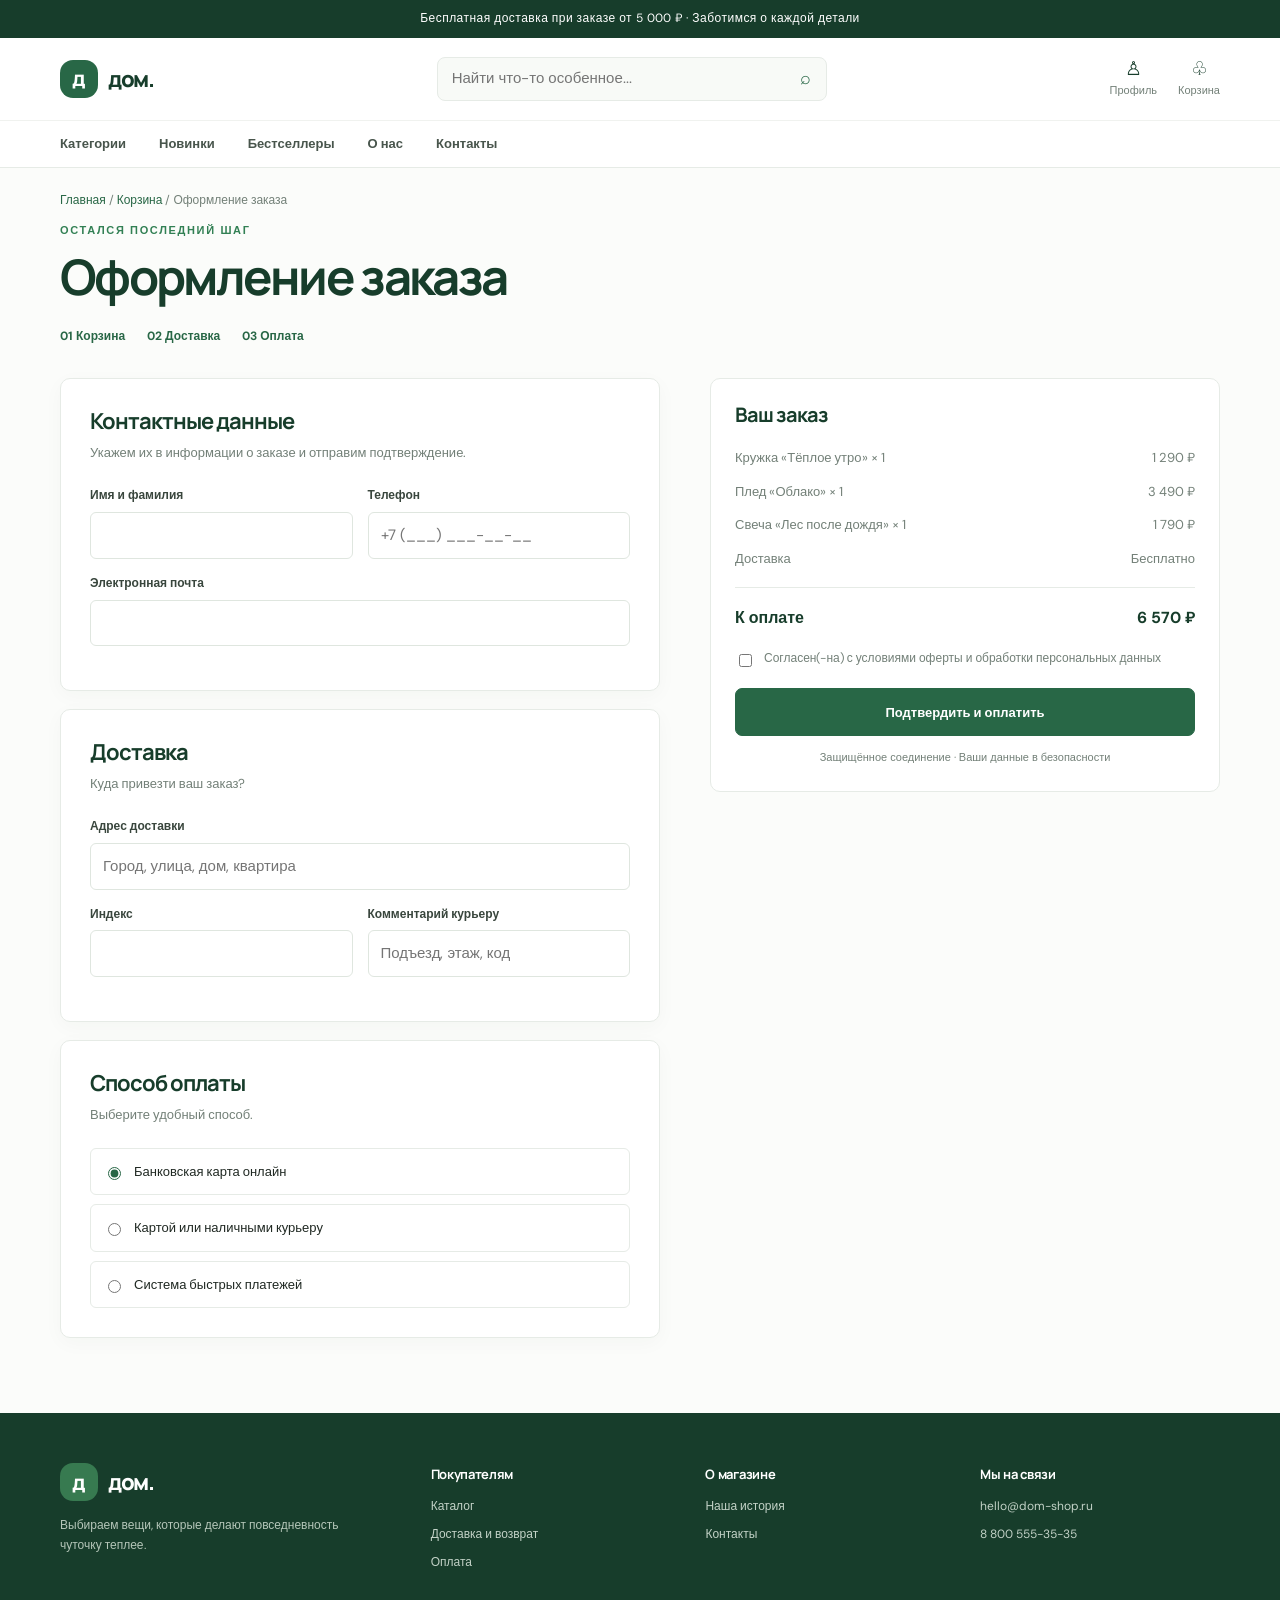
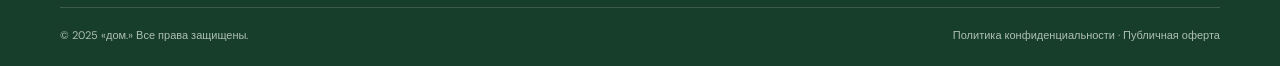
<file: checkout.html>
<!doctype html>
<html lang="ru">
<head><meta charset="utf-8"><meta name="viewport" content="width=device-width, initial-scale=1"><meta name="description" content="Оформление и оплата заказа в магазине дом."><title>Оформление и оплата — дом.</title><link rel="stylesheet" href="styles.css"></head>
<body>
  <div class="announcement">Бесплатная доставка при заказе от 5 000 ₽ · Заботимся о каждой детали</div>
  <header class="site-header"><div class="container header-main"><a class="brand" href="index.html"><span class="brand-mark">д</span>дом.</a><form class="header-search" action="search.html" method="get"><input type="search" name="q" placeholder="Найти что-то особенное..." aria-label="Поиск по магазину"><button type="submit" aria-label="Искать">⌕</button></form><div class="header-actions"><a class="header-action" href="profile.html"><span>♙</span><span>Профиль</span></a><a class="header-action" href="cart.html"><span>♧</span><span>Корзина</span></a></div></div><nav class="main-nav"><div class="container nav-inner"><a href="categories.html">Категории</a><a href="categories.html#new">Новинки</a><a href="categories.html#popular">Бестселлеры</a><a href="about.html">О нас</a><a href="contacts.html">Контакты</a></div></nav></header>
  <main class="container">
    <div class="breadcrumb"><a href="index.html">Главная</a> / <a href="cart.html">Корзина</a> / Оформление заказа</div>
    <section class="page-heading"><p class="eyebrow">Остался последний шаг</p><h1>Оформление заказа</h1><div class="checkout-steps"><span class="active">01 Корзина</span><span class="active">02 Доставка</span><span class="active">03 Оплата</span></div></section>
    <form class="checkout-layout" action="checkout.html" method="post">
      <div>
        <section class="form-card"><h2>Контактные данные</h2><p class="form-intro">Укажем их в информации о заказе и отправим подтверждение.</p><div class="field-grid"><div class="field"><label for="checkout-name">Имя и фамилия</label><input id="checkout-name" name="name" autocomplete="name" required></div><div class="field"><label for="checkout-phone">Телефон</label><input id="checkout-phone" type="tel" name="phone" autocomplete="tel" placeholder="+7 (___) ___-__-__" required></div></div><div class="field"><label for="checkout-email">Электронная почта</label><input id="checkout-email" type="email" name="email" autocomplete="email" required></div></section>
        <section class="form-card" style="margin-top:18px"><h2>Доставка</h2><p class="form-intro">Куда привезти ваш заказ?</p><div class="field"><label for="checkout-address">Адрес доставки</label><input id="checkout-address" name="address" autocomplete="street-address" placeholder="Город, улица, дом, квартира" required></div><div class="field-grid"><div class="field"><label for="checkout-postcode">Индекс</label><input id="checkout-postcode" name="postal_code" autocomplete="postal-code"></div><div class="field"><label for="checkout-comment">Комментарий курьеру</label><input id="checkout-comment" name="comment" placeholder="Подъезд, этаж, код"></div></div></section>
        <section class="form-card" style="margin-top:18px"><h2>Способ оплаты</h2><p class="form-intro">Выберите удобный способ.</p><label class="payment-option"><input type="radio" name="payment_method" value="card" checked> Банковская карта онлайн</label><label class="payment-option"><input type="radio" name="payment_method" value="cash"> Картой или наличными курьеру</label><label class="payment-option"><input type="radio" name="payment_method" value="sbp"> Система быстрых платежей</label></section>
      </div>
      <aside class="summary"><h2>Ваш заказ</h2><div class="summary-row"><span>Кружка «Тёплое утро» × 1</span><span>1 290 ₽</span></div><div class="summary-row"><span>Плед «Облако» × 1</span><span>3 490 ₽</span></div><div class="summary-row"><span>Свеча «Лес после дождя» × 1</span><span>1 790 ₽</span></div><div class="summary-row"><span>Доставка</span><span>Бесплатно</span></div><div class="summary-row summary-total"><span>К оплате</span><span>6 570 ₽</span></div><label class="checkbox-line"><input type="checkbox" name="terms" required><span>Согласен(-на) с условиями оферты и обработки персональных данных</span></label><button class="button" type="submit" style="margin-top:18px">Подтвердить и оплатить</button><p class="summary-note">Защищённое соединение · Ваши данные в безопасности</p></aside>
    </form>
  </main>
  <footer class="footer"><div class="container"><div class="footer-grid"><div><a class="brand" href="index.html"><span class="brand-mark">д</span>дом.</a><p>Выбираем вещи, которые делают повседневность чуточку теплее.</p></div><div><h3>Покупателям</h3><div class="footer-links"><a href="categories.html">Каталог</a><a href="contacts.html">Доставка и возврат</a><a href="contacts.html">Оплата</a></div></div><div><h3>О магазине</h3><div class="footer-links"><a href="about.html">Наша история</a><a href="contacts.html">Контакты</a></div></div><div><h3>Мы на связи</h3><div class="footer-links"><a href="mailto:hello@dom-shop.ru">hello@dom-shop.ru</a><a href="tel:+78005553535">8 800 555-35-35</a></div></div></div><div class="footer-bottom"><span>© 2025 «дом.» Все права защищены.</span><span>Политика конфиденциальности · Публичная оферта</span></div></div></footer>
</body>
</html>
</file>
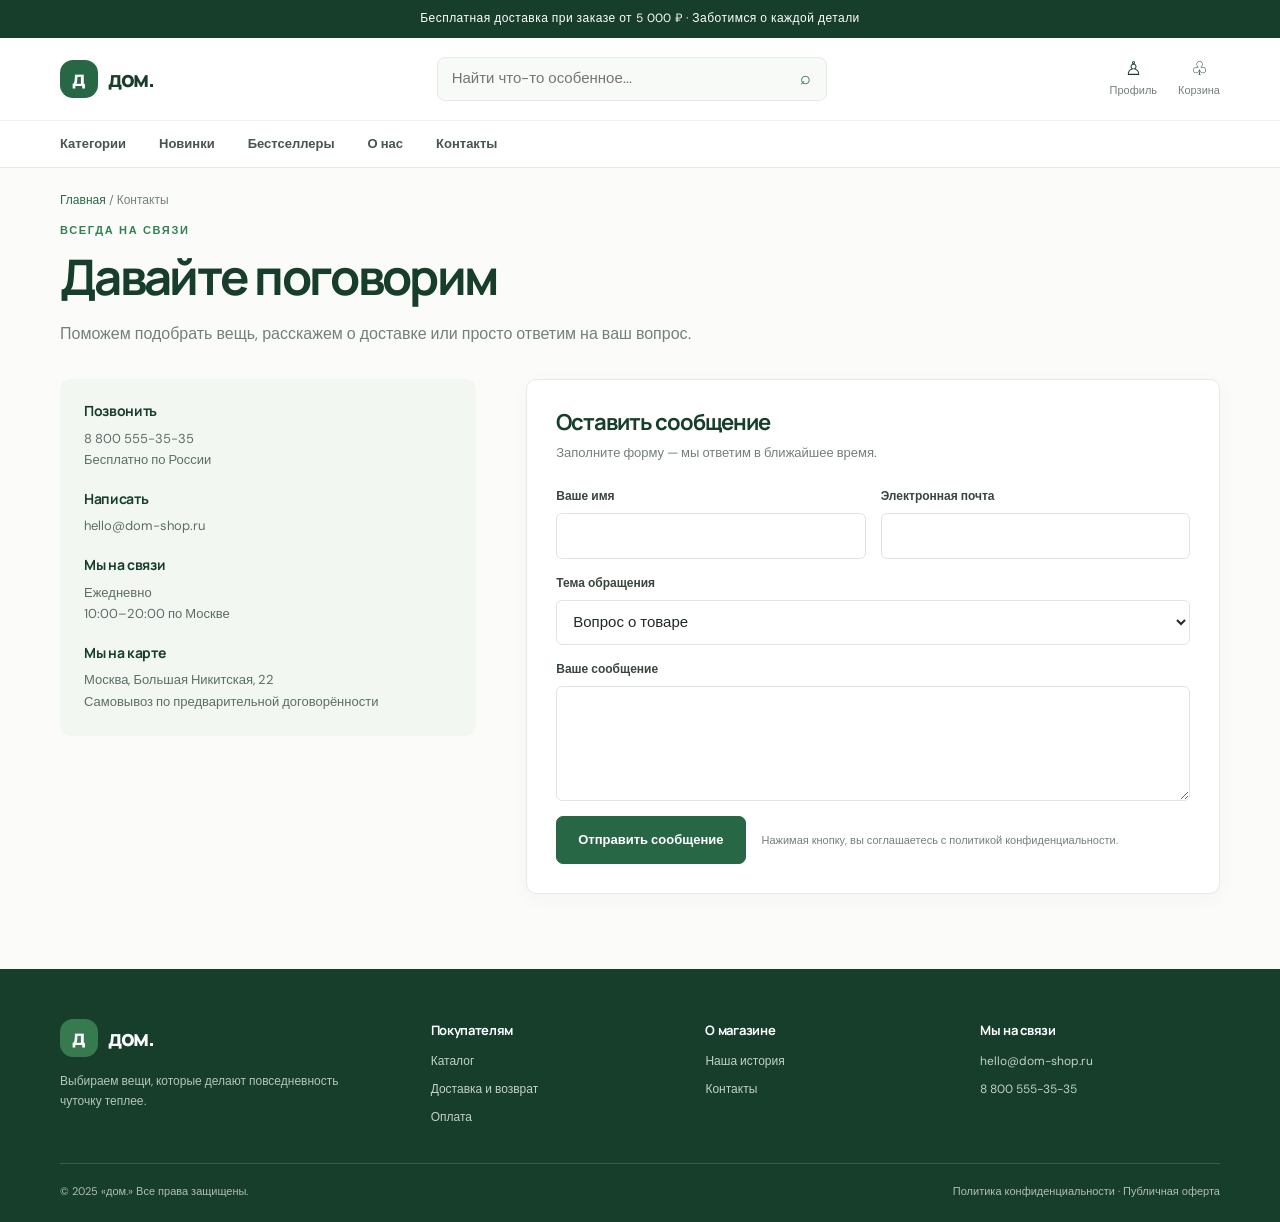
<file: contacts.html>
<!doctype html>
<html lang="ru">
<head><meta charset="utf-8"><meta name="viewport" content="width=device-width, initial-scale=1"><meta name="description" content="Свяжитесь с командой магазина дом."><title>Контакты — дом.</title><link rel="stylesheet" href="styles.css"></head>
<body>
  <div class="announcement">Бесплатная доставка при заказе от 5 000 ₽ · Заботимся о каждой детали</div>
  <header class="site-header"><div class="container header-main"><a class="brand" href="index.html"><span class="brand-mark">д</span>дом.</a><form class="header-search" action="search.html" method="get"><input type="search" name="q" placeholder="Найти что-то особенное..." aria-label="Поиск по магазину"><button type="submit" aria-label="Искать">⌕</button></form><div class="header-actions"><a class="header-action" href="profile.html"><span>♙</span><span>Профиль</span></a><a class="header-action" href="cart.html"><span>♧</span><span>Корзина</span></a></div></div><nav class="main-nav"><div class="container nav-inner"><a href="categories.html">Категории</a><a href="categories.html#new">Новинки</a><a href="categories.html#popular">Бестселлеры</a><a href="about.html">О нас</a><a href="contacts.html">Контакты</a></div></nav></header>
  <main class="container">
    <div class="breadcrumb"><a href="index.html">Главная</a> / Контакты</div>
    <section class="page-heading"><p class="eyebrow">Всегда на связи</p><h1>Давайте поговорим</h1><p class="lead">Поможем подобрать вещь, расскажем о доставке или просто ответим на ваш вопрос.</p></section>
    <section class="contact-layout">
      <aside class="contact-info"><h3>Позвонить</h3><p><a href="tel:+78005553535">8 800 555-35-35</a><br>Бесплатно по России</p><h3>Написать</h3><p><a href="mailto:hello@dom-shop.ru">hello@dom-shop.ru</a></p><h3>Мы на связи</h3><p>Ежедневно<br>10:00–20:00 по Москве</p><h3>Мы на карте</h3><p>Москва, Большая Никитская, 22<br>Самовывоз по предварительной договорённости</p></aside>
      <form class="form-card" action="contacts.html" method="post"><h2>Оставить сообщение</h2><p class="form-intro">Заполните форму — мы ответим в ближайшее время.</p><div class="field-grid"><div class="field"><label for="contact-name">Ваше имя</label><input id="contact-name" name="name" autocomplete="name" required></div><div class="field"><label for="contact-email">Электронная почта</label><input id="contact-email" type="email" name="email" autocomplete="email" required></div></div><div class="field"><label for="contact-topic">Тема обращения</label><select id="contact-topic" name="topic"><option>Вопрос о товаре</option><option>Доставка и оплата</option><option>Возврат или обмен</option><option>Другое</option></select></div><div class="field"><label for="contact-message">Ваше сообщение</label><textarea id="contact-message" name="message" required></textarea></div><div class="form-actions"><button class="button" type="submit">Отправить сообщение</button><span class="field-hint">Нажимая кнопку, вы соглашаетесь с политикой конфиденциальности.</span></div></form>
    </section>
  </main>
  <footer class="footer"><div class="container"><div class="footer-grid"><div><a class="brand" href="index.html"><span class="brand-mark">д</span>дом.</a><p>Выбираем вещи, которые делают повседневность чуточку теплее.</p></div><div><h3>Покупателям</h3><div class="footer-links"><a href="categories.html">Каталог</a><a href="contacts.html">Доставка и возврат</a><a href="contacts.html">Оплата</a></div></div><div><h3>О магазине</h3><div class="footer-links"><a href="about.html">Наша история</a><a href="contacts.html">Контакты</a></div></div><div><h3>Мы на связи</h3><div class="footer-links"><a href="mailto:hello@dom-shop.ru">hello@dom-shop.ru</a><a href="tel:+78005553535">8 800 555-35-35</a></div></div></div><div class="footer-bottom"><span>© 2025 «дом.» Все права защищены.</span><span>Политика конфиденциальности · Публичная оферта</span></div></div></footer>
</body>
</html>
</file>
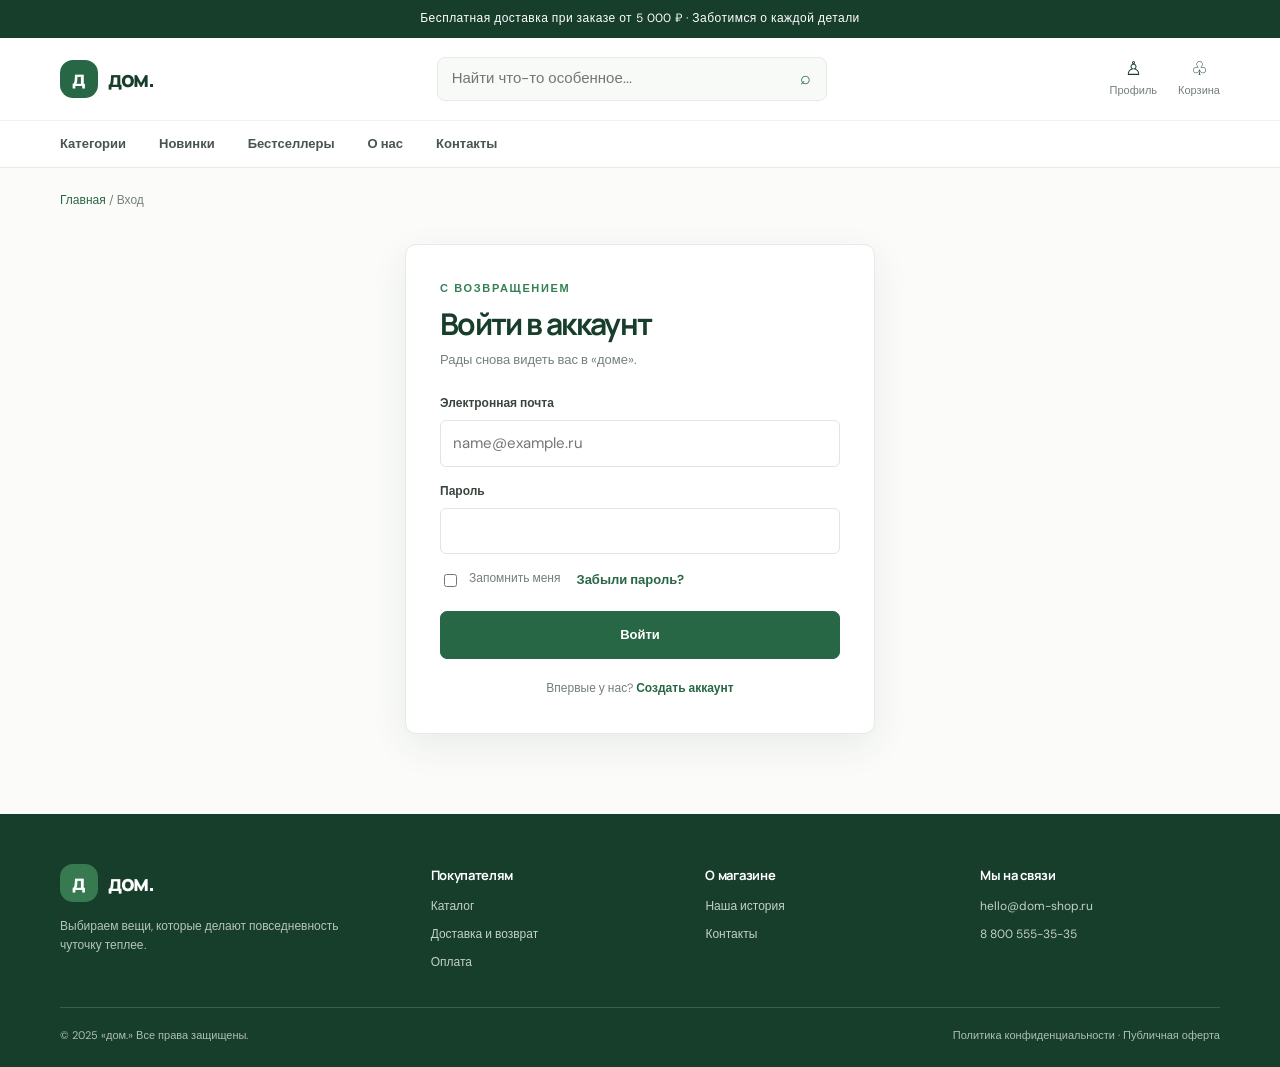
<file: login.html>
<!doctype html>
<html lang="ru">
<head><meta charset="utf-8"><meta name="viewport" content="width=device-width, initial-scale=1"><meta name="description" content="Войдите в личный кабинет магазина дом."><title>Вход — дом.</title><link rel="stylesheet" href="styles.css"></head>
<body>
  <div class="announcement">Бесплатная доставка при заказе от 5 000 ₽ · Заботимся о каждой детали</div>
  <header class="site-header"><div class="container header-main"><a class="brand" href="index.html"><span class="brand-mark">д</span>дом.</a><form class="header-search" action="search.html" method="get"><input type="search" name="q" placeholder="Найти что-то особенное..." aria-label="Поиск по магазину"><button type="submit" aria-label="Искать">⌕</button></form><div class="header-actions"><a class="header-action" href="profile.html"><span>♙</span><span>Профиль</span></a><a class="header-action" href="cart.html"><span>♧</span><span>Корзина</span></a></div></div><nav class="main-nav"><div class="container nav-inner"><a href="categories.html">Категории</a><a href="categories.html#new">Новинки</a><a href="categories.html#popular">Бестселлеры</a><a href="about.html">О нас</a><a href="contacts.html">Контакты</a></div></nav></header>
  <main class="container"><div class="breadcrumb"><a href="index.html">Главная</a> / Вход</div><div class="auth-wrap"><form class="auth-card" action="profile.html" method="post"><p class="eyebrow">С возвращением</p><h1>Войти в аккаунт</h1><p class="form-intro">Рады снова видеть вас в «доме».</p><div class="field"><label for="login-email">Электронная почта</label><input id="login-email" type="email" name="email" autocomplete="email" placeholder="name@example.ru" required></div><div class="field"><label for="login-password">Пароль</label><input id="login-password" type="password" name="password" autocomplete="current-password" required></div><div class="form-actions"><label class="checkbox-line"><input type="checkbox" name="remember"><span>Запомнить меня</span></label><a class="text-link" href="contacts.html">Забыли пароль?</a></div><button class="button" type="submit" style="width:100%;margin-top:20px">Войти</button><p class="auth-footer">Впервые у нас? <a href="register.html">Создать аккаунт</a></p></form></div></main>
  <footer class="footer"><div class="container"><div class="footer-grid"><div><a class="brand" href="index.html"><span class="brand-mark">д</span>дом.</a><p>Выбираем вещи, которые делают повседневность чуточку теплее.</p></div><div><h3>Покупателям</h3><div class="footer-links"><a href="categories.html">Каталог</a><a href="contacts.html">Доставка и возврат</a><a href="contacts.html">Оплата</a></div></div><div><h3>О магазине</h3><div class="footer-links"><a href="about.html">Наша история</a><a href="contacts.html">Контакты</a></div></div><div><h3>Мы на связи</h3><div class="footer-links"><a href="mailto:hello@dom-shop.ru">hello@dom-shop.ru</a><a href="tel:+78005553535">8 800 555-35-35</a></div></div></div><div class="footer-bottom"><span>© 2025 «дом.» Все права защищены.</span><span>Политика конфиденциальности · Публичная оферта</span></div></div></footer>
</body>
</html>
</file>
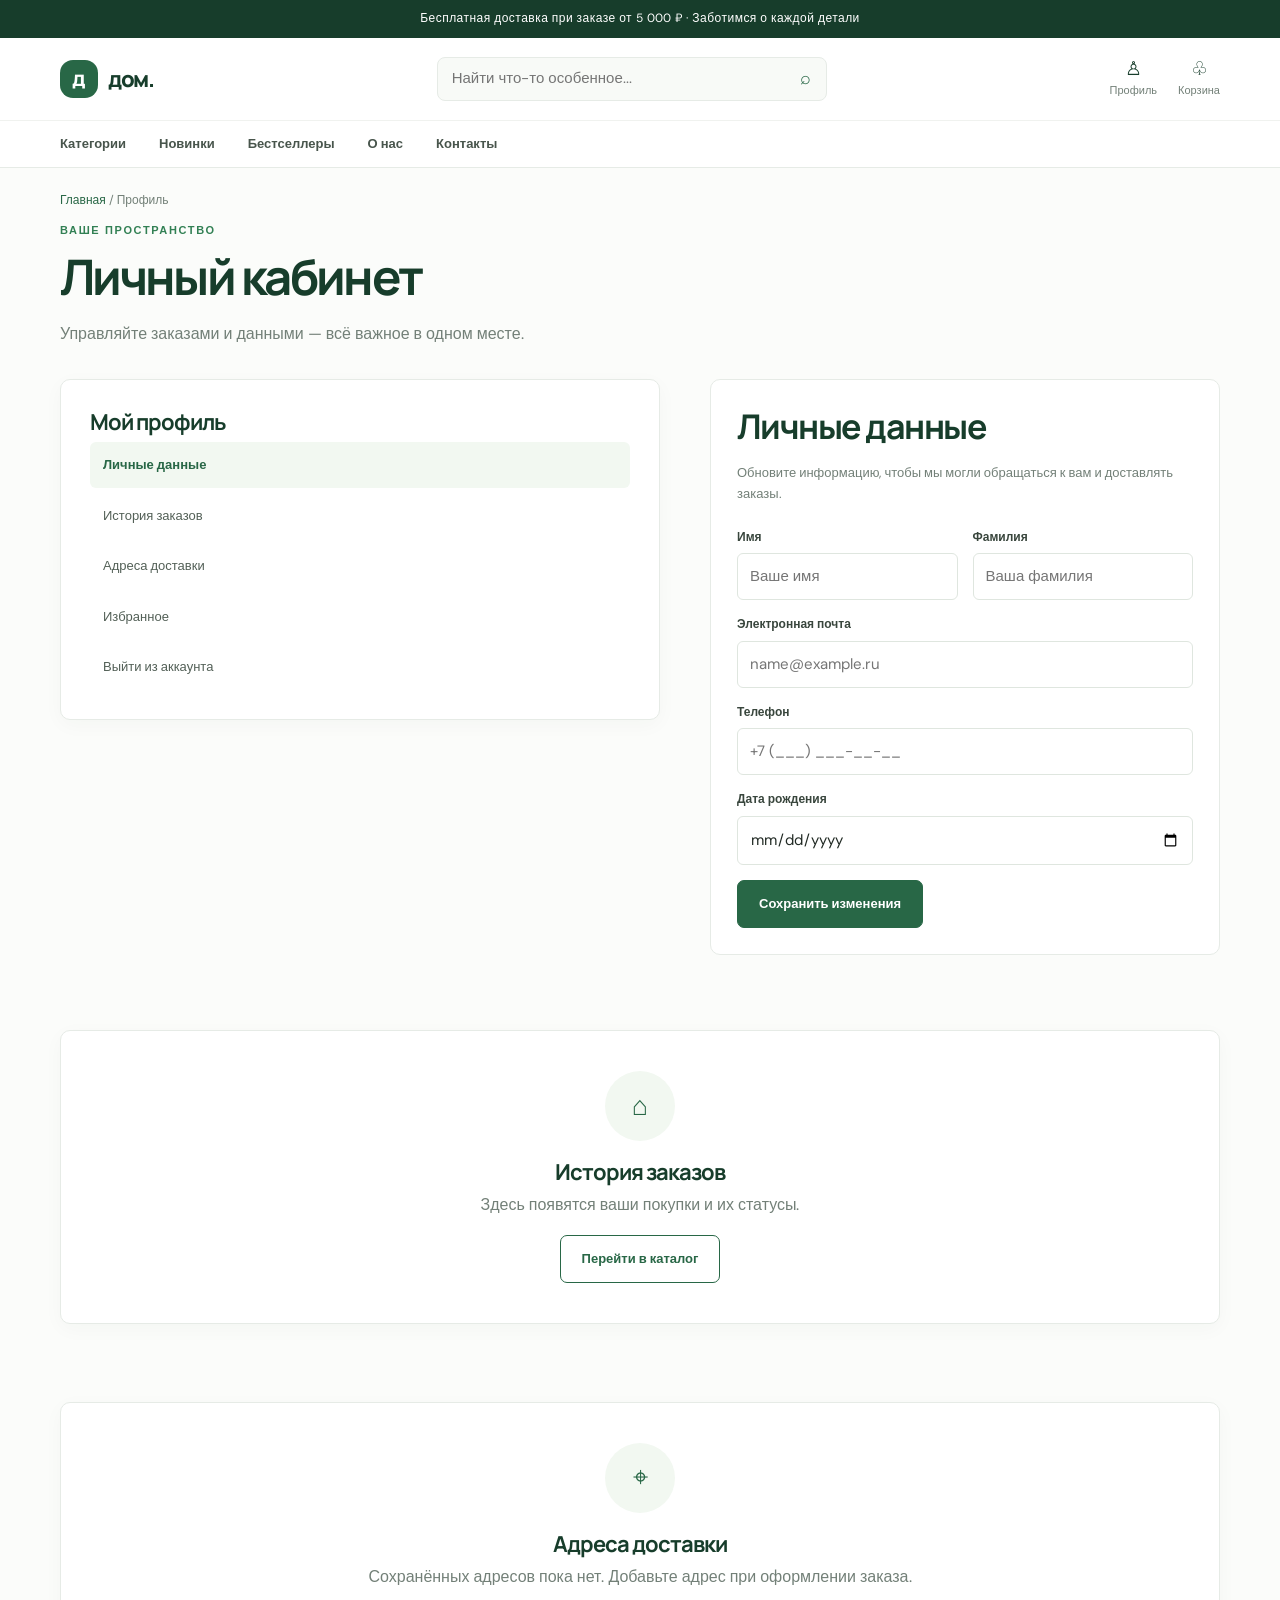
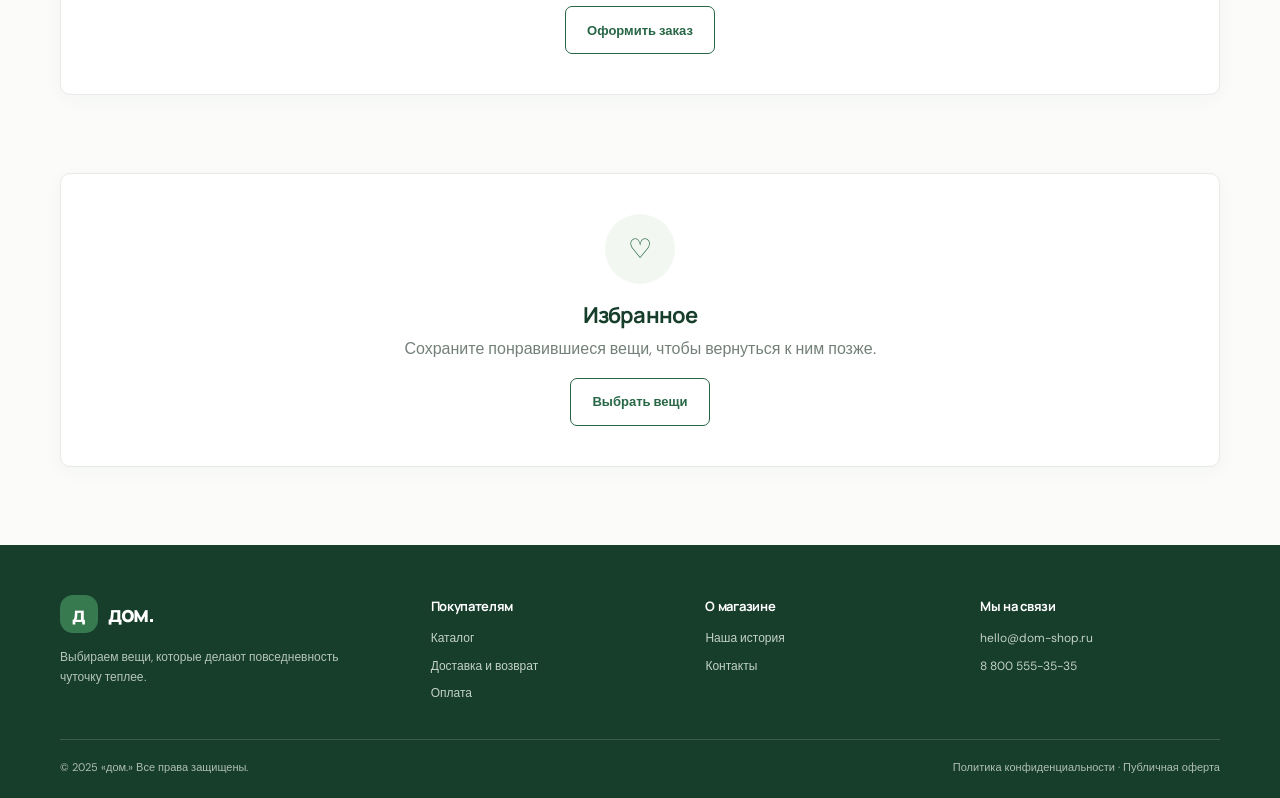
<file: profile.html>
<!doctype html>
<html lang="ru">
<head><meta charset="utf-8"><meta name="viewport" content="width=device-width, initial-scale=1"><meta name="description" content="Личный кабинет покупателя магазина дом."><title>Профиль — дом.</title><link rel="stylesheet" href="styles.css"></head>
<body>
  <div class="announcement">Бесплатная доставка при заказе от 5 000 ₽ · Заботимся о каждой детали</div>
  <header class="site-header"><div class="container header-main"><a class="brand" href="index.html"><span class="brand-mark">д</span>дом.</a><form class="header-search" action="search.html" method="get"><input type="search" name="q" placeholder="Найти что-то особенное..." aria-label="Поиск по магазину"><button type="submit" aria-label="Искать">⌕</button></form><div class="header-actions"><a class="header-action" href="profile.html"><span>♙</span><span>Профиль</span></a><a class="header-action" href="cart.html"><span>♧</span><span>Корзина</span></a></div></div><nav class="main-nav"><div class="container nav-inner"><a href="categories.html">Категории</a><a href="categories.html#new">Новинки</a><a href="categories.html#popular">Бестселлеры</a><a href="about.html">О нас</a><a href="contacts.html">Контакты</a></div></nav></header>
  <main class="container">
    <div class="breadcrumb"><a href="index.html">Главная</a> / Профиль</div>
    <section class="page-heading"><p class="eyebrow">Ваше пространство</p><h1>Личный кабинет</h1><p class="lead">Управляйте заказами и данными — всё важное в одном месте.</p></section>
    <section class="profile-layout">
      <aside class="panel"><h2>Мой профиль</h2><nav class="profile-menu"><a class="active" href="profile.html">Личные данные</a><a href="#orders">История заказов</a><a href="#addresses">Адреса доставки</a><a href="#favorites">Избранное</a><a href="login.html">Выйти из аккаунта</a></nav></aside>
      <div class="profile-content"><h2>Личные данные</h2><p class="form-intro">Обновите информацию, чтобы мы могли обращаться к вам и доставлять заказы.</p><form action="profile.html" method="post"><div class="field-grid"><div class="field"><label for="profile-first">Имя</label><input id="profile-first" name="first_name" autocomplete="given-name" placeholder="Ваше имя"></div><div class="field"><label for="profile-last">Фамилия</label><input id="profile-last" name="last_name" autocomplete="family-name" placeholder="Ваша фамилия"></div></div><div class="field"><label for="profile-email">Электронная почта</label><input id="profile-email" type="email" name="email" autocomplete="email" placeholder="name@example.ru"></div><div class="field"><label for="profile-phone">Телефон</label><input id="profile-phone" type="tel" name="phone" autocomplete="tel" placeholder="+7 (___) ___-__-__"></div><div class="field"><label for="profile-birthday">Дата рождения</label><input id="profile-birthday" type="date" name="birthday"></div><div class="form-actions"><button class="button" type="submit">Сохранить изменения</button></div></form></div>
    </section>
    <section class="section" id="orders"><div class="panel empty-state"><div class="empty-icon">⌂</div><h2>История заказов</h2><p class="lead" style="margin-inline:auto">Здесь появятся ваши покупки и их статусы.</p><a class="button button-secondary" href="categories.html">Перейти в каталог</a></div></section>
    <section class="section" id="addresses"><div class="panel empty-state"><div class="empty-icon">⌖</div><h2>Адреса доставки</h2><p class="lead" style="margin-inline:auto">Сохранённых адресов пока нет. Добавьте адрес при оформлении заказа.</p><a class="button button-secondary" href="checkout.html">Оформить заказ</a></div></section>
    <section class="section" id="favorites"><div class="panel empty-state"><div class="empty-icon">♡</div><h2>Избранное</h2><p class="lead" style="margin-inline:auto">Сохраните понравившиеся вещи, чтобы вернуться к ним позже.</p><a class="button button-secondary" href="categories.html">Выбрать вещи</a></div></section>
  </main>
  <footer class="footer"><div class="container"><div class="footer-grid"><div><a class="brand" href="index.html"><span class="brand-mark">д</span>дом.</a><p>Выбираем вещи, которые делают повседневность чуточку теплее.</p></div><div><h3>Покупателям</h3><div class="footer-links"><a href="categories.html">Каталог</a><a href="contacts.html">Доставка и возврат</a><a href="contacts.html">Оплата</a></div></div><div><h3>О магазине</h3><div class="footer-links"><a href="about.html">Наша история</a><a href="contacts.html">Контакты</a></div></div><div><h3>Мы на связи</h3><div class="footer-links"><a href="mailto:hello@dom-shop.ru">hello@dom-shop.ru</a><a href="tel:+78005553535">8 800 555-35-35</a></div></div></div><div class="footer-bottom"><span>© 2025 «дом.» Все права защищены.</span><span>Политика конфиденциальности · Публичная оферта</span></div></div></footer>
</body>
</html>
</file>
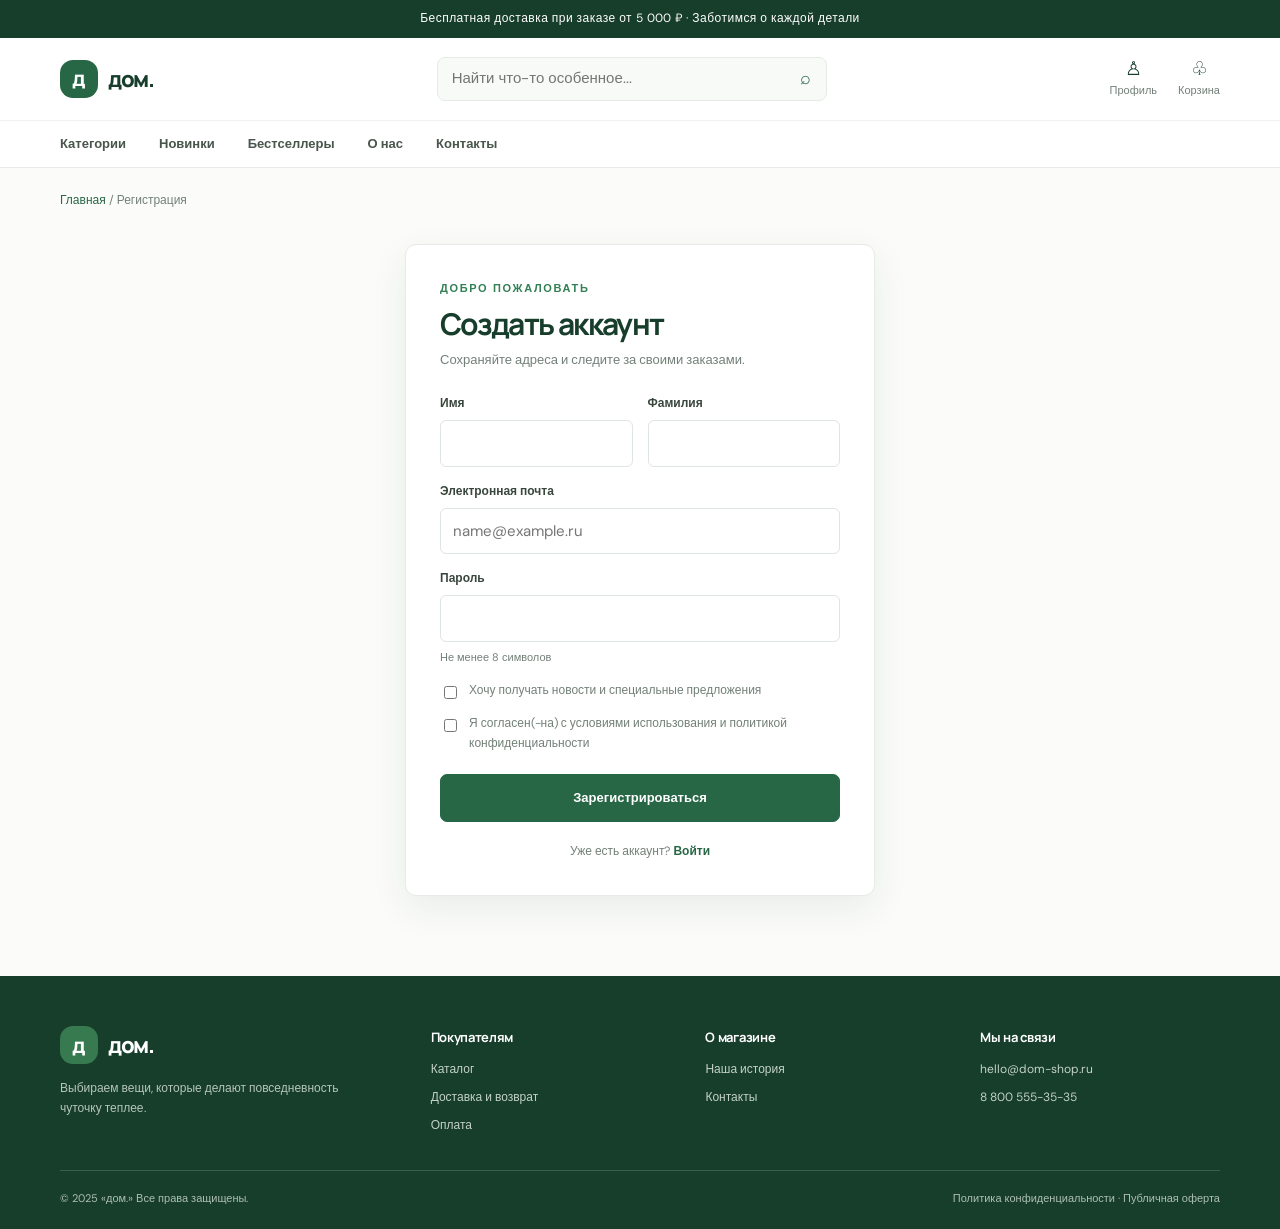
<file: register.html>
<!doctype html>
<html lang="ru">
<head><meta charset="utf-8"><meta name="viewport" content="width=device-width, initial-scale=1"><meta name="description" content="Создайте аккаунт в магазине дом."><title>Регистрация — дом.</title><link rel="stylesheet" href="styles.css"></head>
<body>
  <div class="announcement">Бесплатная доставка при заказе от 5 000 ₽ · Заботимся о каждой детали</div>
  <header class="site-header"><div class="container header-main"><a class="brand" href="index.html"><span class="brand-mark">д</span>дом.</a><form class="header-search" action="search.html" method="get"><input type="search" name="q" placeholder="Найти что-то особенное..." aria-label="Поиск по магазину"><button type="submit" aria-label="Искать">⌕</button></form><div class="header-actions"><a class="header-action" href="profile.html"><span>♙</span><span>Профиль</span></a><a class="header-action" href="cart.html"><span>♧</span><span>Корзина</span></a></div></div><nav class="main-nav"><div class="container nav-inner"><a href="categories.html">Категории</a><a href="categories.html#new">Новинки</a><a href="categories.html#popular">Бестселлеры</a><a href="about.html">О нас</a><a href="contacts.html">Контакты</a></div></nav></header>
  <main class="container"><div class="breadcrumb"><a href="index.html">Главная</a> / Регистрация</div><div class="auth-wrap"><form class="auth-card" action="profile.html" method="post"><p class="eyebrow">Добро пожаловать</p><h1>Создать аккаунт</h1><p class="form-intro">Сохраняйте адреса и следите за своими заказами.</p><div class="field-grid"><div class="field"><label for="register-first">Имя</label><input id="register-first" name="first_name" autocomplete="given-name" required></div><div class="field"><label for="register-last">Фамилия</label><input id="register-last" name="last_name" autocomplete="family-name" required></div></div><div class="field"><label for="register-email">Электронная почта</label><input id="register-email" type="email" name="email" autocomplete="email" placeholder="name@example.ru" required></div><div class="field"><label for="register-password">Пароль</label><input id="register-password" type="password" name="password" autocomplete="new-password" minlength="8" required><span class="field-hint">Не менее 8 символов</span></div><label class="checkbox-line"><input type="checkbox" name="offers"><span>Хочу получать новости и специальные предложения</span></label><label class="checkbox-line" style="margin-top:12px"><input type="checkbox" name="terms" required><span>Я согласен(-на) с условиями использования и политикой конфиденциальности</span></label><button class="button" type="submit" style="width:100%;margin-top:20px">Зарегистрироваться</button><p class="auth-footer">Уже есть аккаунт? <a href="login.html">Войти</a></p></form></div></main>
  <footer class="footer"><div class="container"><div class="footer-grid"><div><a class="brand" href="index.html"><span class="brand-mark">д</span>дом.</a><p>Выбираем вещи, которые делают повседневность чуточку теплее.</p></div><div><h3>Покупателям</h3><div class="footer-links"><a href="categories.html">Каталог</a><a href="contacts.html">Доставка и возврат</a><a href="contacts.html">Оплата</a></div></div><div><h3>О магазине</h3><div class="footer-links"><a href="about.html">Наша история</a><a href="contacts.html">Контакты</a></div></div><div><h3>Мы на связи</h3><div class="footer-links"><a href="mailto:hello@dom-shop.ru">hello@dom-shop.ru</a><a href="tel:+78005553535">8 800 555-35-35</a></div></div></div><div class="footer-bottom"><span>© 2025 «дом.» Все права защищены.</span><span>Политика конфиденциальности · Публичная оферта</span></div></div></footer>
</body>
</html>
</file>
<file: styles.css>
@import url('https://fonts.googleapis.com/css2?family=DM+Sans:wght@400;500;600;700&family=Manrope:wght@400;500;600;700;800&display=swap');

:root {
  color-scheme: light;
  --green-950: #173d2b;
  --green-900: #205238;
  --green-800: #286746;
  --green-700: #328054;
  --green-600: #3c9762;
  --green-100: #e5f2e8;
  --green-50: #f2f8f1;
  --ink: #202923;
  --muted: #738078;
  --line: #e6ebe6;
  --paper: #fff;
  --canvas: #fbfcfa;
  --gold: #d2a35e;
  --shadow: 0 12px 36px rgb(29 57 39 / 8%);
}

* { box-sizing: border-box; }

html { scroll-behavior: smooth; }

body {
  margin: 0;
  background: var(--canvas);
  color: var(--ink);
  font: 15px/1.65 'DM Sans', sans-serif;
}

img { display: block; max-width: 100%; }

a { color: inherit; text-decoration: none; }

button, input, textarea, select { font: inherit; }

button, .button { cursor: pointer; }

.container { width: min(1160px, calc(100% - 48px)); margin-inline: auto; }

.announcement {
  padding: 9px 16px;
  background: var(--green-950);
  color: white;
  text-align: center;
  font-size: 12px;
  letter-spacing: .04em;
}

.site-header { background: var(--paper); border-bottom: 1px solid var(--line); }

.header-main {
  min-height: 82px;
  display: flex;
  align-items: center;
  justify-content: space-between;
  gap: 28px;
}

.brand {
  display: inline-flex;
  align-items: center;
  gap: 10px;
  color: var(--green-950);
  font: 800 22px/1 'Manrope', sans-serif;
  letter-spacing: -.06em;
  white-space: nowrap;
}

.brand-mark {
  display: grid;
  width: 38px;
  height: 38px;
  place-items: center;
  border-radius: 13px;
  background: var(--green-800);
  color: white;
  font-size: 21px;
  letter-spacing: 0;
}

.header-search {
  display: flex;
  width: min(390px, 38vw);
  height: 44px;
  overflow: hidden;
  border: 1px solid var(--line);
  border-radius: 8px;
  background: #f8faf7;
}

.header-search input {
  width: 100%;
  min-width: 0;
  padding: 0 14px;
  border: 0;
  outline: 0;
  background: transparent;
}

.header-search button {
  padding: 0 15px;
  border: 0;
  background: transparent;
  color: var(--green-800);
  font-size: 18px;
}

.header-actions { display: flex; align-items: center; gap: 21px; }

.header-action { display: grid; gap: 1px; text-align: center; color: var(--green-950); }

.header-action span:first-child { font-size: 19px; line-height: 1.1; }

.header-action span:last-child { font-size: 11px; color: var(--muted); }

.main-nav { border-top: 1px solid #f0f2ef; }

.nav-inner { min-height: 46px; display: flex; align-items: center; gap: 33px; }

.nav-inner a { color: #48554c; font-size: 13px; font-weight: 600; }

.nav-inner a:hover, .text-link:hover { color: var(--green-600); }

.breadcrumb { padding: 23px 0 0; color: var(--muted); font-size: 12px; }

.breadcrumb a { color: var(--green-800); }

.page-heading { margin: 10px 0 30px; }

.eyebrow {
  margin: 0 0 9px;
  color: var(--green-700);
  font-size: 11px;
  font-weight: 700;
  letter-spacing: .15em;
  text-transform: uppercase;
}

h1, h2, h3, p { margin-top: 0; }

h1, h2, h3 { color: var(--green-950); font-family: 'Manrope', sans-serif; line-height: 1.2; }

h1 { margin-bottom: 14px; font-size: clamp(32px, 4vw, 49px); letter-spacing: -.055em; }

h2 { margin-bottom: 15px; font-size: clamp(25px, 3vw, 34px); letter-spacing: -.045em; }

h3 { margin-bottom: 8px; font-size: 18px; letter-spacing: -.025em; }

.lead { max-width: 640px; color: var(--muted); font-size: 16px; }

.button {
  display: inline-flex;
  min-height: 48px;
  align-items: center;
  justify-content: center;
  gap: 9px;
  padding: 0 21px;
  border: 1px solid var(--green-800);
  border-radius: 7px;
  background: var(--green-800);
  color: white;
  font-size: 13px;
  font-weight: 700;
  transition: background .18s ease, transform .18s ease;
}

.button:hover { transform: translateY(-1px); background: var(--green-950); }

.button-secondary { background: transparent; color: var(--green-800); }

.button-secondary:hover { background: var(--green-50); color: var(--green-950); }

.button-light { border-color: white; background: white; color: var(--green-950); }

.button-small { min-height: 38px; padding-inline: 14px; font-size: 12px; }

.hero {
  display: grid;
  min-height: 450px;
  grid-template-columns: 1.05fr .95fr;
  align-items: center;
  gap: 32px;
  padding: 48px 0;
}

.hero-copy { padding: 20px 0; }

.hero-copy h1 { max-width: 570px; font-size: clamp(42px, 5.2vw, 63px); }

.hero-copy .lead { max-width: 460px; margin-bottom: 27px; }

.hero-visual {
  position: relative;
  min-height: 365px;
  overflow: hidden;
  border-radius: 16px;
  background: #e8eee3;
}

.hero-visual img { width: 100%; height: 365px; object-fit: cover; }

.hero-note {
  position: absolute;
  right: 18px;
  bottom: 18px;
  padding: 12px 17px;
  border-radius: 8px;
  background: white;
  box-shadow: var(--shadow);
  color: var(--green-950);
  font-size: 12px;
  font-weight: 700;
}

.benefits {
  display: grid;
  grid-template-columns: repeat(4, 1fr);
  margin: 4px 0 76px;
  padding: 23px 0;
  border-block: 1px solid var(--line);
}

.benefit { display: flex; align-items: center; gap: 12px; padding: 0 18px; }

.benefit:first-child { padding-left: 0; }

.benefit-icon {
  display: grid;
  width: 42px;
  height: 42px;
  flex: 0 0 42px;
  place-items: center;
  border-radius: 50%;
  background: var(--green-50);
  color: var(--green-800);
  font-size: 18px;
}

.benefit strong { display: block; color: var(--green-950); font-size: 12px; }

.benefit span:last-child { display: block; color: var(--muted); font-size: 11px; }

.section { margin-bottom: 78px; }

.section-top { display: flex; align-items: end; justify-content: space-between; gap: 20px; margin-bottom: 23px; }

.section-top h2 { margin: 0; }

.text-link { color: var(--green-800); font-size: 13px; font-weight: 700; }

.category-grid { display: grid; grid-template-columns: repeat(4, 1fr); gap: 18px; }

.category-card { overflow: hidden; border: 1px solid var(--line); border-radius: 10px; background: white; }

.category-card img { width: 100%; height: 180px; object-fit: cover; transition: transform .3s ease; }

.category-card:hover img { transform: scale(1.035); }

.category-card-body { display: flex; align-items: center; justify-content: space-between; padding: 14px 16px; }

.category-card h3 { margin: 0; font-size: 15px; }

.category-card span { color: var(--muted); font-size: 12px; }

.product-grid { display: grid; grid-template-columns: repeat(4, 1fr); gap: 18px; }

.product-card { position: relative; overflow: hidden; border: 1px solid var(--line); border-radius: 10px; background: white; }

.product-card > a > img { width: 100%; height: 230px; object-fit: cover; }

.product-badge {
  position: absolute;
  top: 12px;
  left: 12px;
  padding: 5px 9px;
  border-radius: 4px;
  background: var(--green-100);
  color: var(--green-800);
  font-size: 10px;
  font-weight: 700;
}

.product-info { padding: 14px 15px 16px; }

.product-category { margin: 0 0 5px; color: var(--muted); font-size: 11px; }

.product-info h3 { margin-bottom: 12px; font-size: 14px; }

.product-bottom { display: flex; align-items: center; justify-content: space-between; gap: 8px; }

.price { color: var(--green-950); font-size: 16px; font-weight: 700; }

.price-old { margin-left: 6px; color: #9da69f; font-size: 12px; font-weight: 400; text-decoration: line-through; }

.icon-button {
  display: grid;
  width: 37px;
  height: 37px;
  place-items: center;
  border: 1px solid var(--line);
  border-radius: 6px;
  background: white;
  color: var(--green-800);
  font-size: 17px;
}

.promo {
  display: grid;
  min-height: 285px;
  grid-template-columns: 1fr 1fr;
  align-items: center;
  gap: 30px;
  overflow: hidden;
  margin-bottom: 78px;
  padding: 35px 50px;
  border-radius: 14px;
  background: var(--green-50);
}

.promo h2 { max-width: 450px; }

.promo p { max-width: 430px; color: var(--muted); }

.promo img { width: 100%; height: 245px; border-radius: 9px; object-fit: cover; }

.about-hero, .contact-layout, .checkout-layout, .cart-layout, .profile-layout {
  display: grid;
  grid-template-columns: minmax(0, 1fr) minmax(300px, .85fr);
  gap: 50px;
  align-items: start;
  margin: 32px 0 75px;
}

.about-hero { align-items: center; }

.about-hero img { width: 100%; height: 430px; border-radius: 13px; object-fit: cover; }

.story-stats { display: grid; grid-template-columns: repeat(3, 1fr); gap: 16px; margin-top: 29px; }

.story-stats strong { display: block; color: var(--green-800); font: 800 25px 'Manrope', sans-serif; }

.story-stats span { color: var(--muted); font-size: 11px; }

.values-grid { display: grid; grid-template-columns: repeat(3, 1fr); gap: 18px; }

.value-card { padding: 23px; border: 1px solid var(--line); border-radius: 9px; background: white; }

.value-card p { margin-bottom: 0; color: var(--muted); font-size: 13px; }

.value-icon { margin-bottom: 15px; color: var(--green-700); font-size: 24px; }

.contact-layout { grid-template-columns: .75fr 1.25fr; }

.contact-info { padding: 24px; border-radius: 10px; background: var(--green-50); }

.contact-info h3 { margin-top: 20px; font-size: 14px; }

.contact-info h3:first-of-type { margin-top: 0; }

.contact-info p { margin-bottom: 0; color: #5e6d62; font-size: 13px; }

.form-card, .panel {
  padding: 29px;
  border: 1px solid var(--line);
  border-radius: 10px;
  background: white;
  box-shadow: 0 5px 20px rgb(29 57 39 / 3%);
}

.form-card h2, .panel h2 { margin-bottom: 7px; font-size: 22px; }

.form-intro { margin-bottom: 23px; color: var(--muted); font-size: 13px; }

.field-grid { display: grid; grid-template-columns: 1fr 1fr; gap: 15px; }

.field { display: grid; gap: 6px; margin-bottom: 15px; }

.field label { color: #39463d; font-size: 12px; font-weight: 700; }

.field input, .field textarea, .field select {
  width: 100%;
  min-height: 45px;
  padding: 10px 12px;
  border: 1px solid #dfe6df;
  border-radius: 6px;
  outline: 0;
  background: white;
  color: var(--ink);
}

.field textarea { min-height: 115px; resize: vertical; }

.field input:focus, .field textarea:focus, .field select:focus { border-color: var(--green-600); box-shadow: 0 0 0 3px rgb(60 151 98 / 12%); }

.field-hint { color: var(--muted); font-size: 11px; }

.form-actions { display: flex; align-items: center; flex-wrap: wrap; gap: 16px; margin-top: 7px; }

.checkbox-line { display: flex; align-items: start; gap: 9px; color: var(--muted); font-size: 12px; }

.checkbox-line input { margin-top: 5px; accent-color: var(--green-800); }

.search-panel { margin-bottom: 29px; padding: 21px; border: 1px solid var(--line); border-radius: 9px; background: white; }

.search-form { display: flex; gap: 10px; }

.search-form input { width: 100%; min-height: 48px; padding: 0 14px; border: 1px solid var(--line); border-radius: 6px; outline-color: var(--green-600); }

.filter-row { display: flex; align-items: center; flex-wrap: wrap; gap: 15px; margin-top: 15px; color: var(--muted); font-size: 12px; }

.filter-row select { min-height: 36px; padding: 0 10px; border: 1px solid var(--line); border-radius: 5px; background: white; color: var(--ink); }

.results-count { margin-bottom: 17px; color: var(--muted); font-size: 13px; }

.cart-layout { grid-template-columns: minmax(0, 1.5fr) minmax(280px, .8fr); gap: 24px; }

.cart-items { overflow: hidden; border: 1px solid var(--line); border-radius: 10px; background: white; }

.cart-item { display: grid; grid-template-columns: 96px 1fr auto auto; align-items: center; gap: 17px; padding: 17px; border-bottom: 1px solid var(--line); }

.cart-item:last-child { border-bottom: 0; }

.cart-item img { width: 96px; height: 96px; border-radius: 6px; object-fit: cover; }

.cart-item h3 { margin-bottom: 5px; font-size: 14px; }

.cart-item p { margin: 0; color: var(--muted); font-size: 11px; }

.quantity { width: 58px; min-height: 36px; padding: 0 7px; border: 1px solid var(--line); border-radius: 5px; }

.summary { padding: 24px; border: 1px solid var(--line); border-radius: 10px; background: white; }

.summary h2 { margin-bottom: 20px; font-size: 20px; }

.summary-row { display: flex; justify-content: space-between; gap: 10px; margin-bottom: 12px; color: var(--muted); font-size: 13px; }

.summary-total { margin: 18px 0; padding-top: 17px; border-top: 1px solid var(--line); color: var(--green-950); font-size: 16px; font-weight: 700; }

.summary .button { width: 100%; }

.summary-note { margin: 12px 0 0; color: var(--muted); text-align: center; font-size: 11px; }

.checkout-steps { display: flex; gap: 22px; margin: 20px 0; color: #99a29b; font-size: 12px; }

.checkout-steps .active { color: var(--green-800); font-weight: 700; }

.payment-option { display: flex; align-items: center; gap: 10px; padding: 12px; border: 1px solid var(--line); border-radius: 6px; font-size: 13px; }

.payment-option + .payment-option { margin-top: 9px; }

.payment-option input { accent-color: var(--green-800); }

.profile-menu { display: grid; gap: 5px; }

.profile-menu a { padding: 12px 13px; border-radius: 6px; color: #536057; font-size: 13px; }

.profile-menu a.active, .profile-menu a:hover { background: var(--green-50); color: var(--green-800); font-weight: 700; }

.profile-content { padding: 26px; border: 1px solid var(--line); border-radius: 10px; background: white; }

.empty-state { padding: 40px 20px; text-align: center; }

.empty-icon { display: grid; width: 70px; height: 70px; place-items: center; margin: 0 auto 18px; border-radius: 50%; background: var(--green-50); color: var(--green-800); font-size: 27px; }

.auth-wrap { width: min(470px, 100%); margin: 33px auto 80px; }

.auth-card { padding: 34px; border: 1px solid var(--line); border-radius: 11px; background: white; box-shadow: var(--shadow); }

.auth-card h1 { margin-bottom: 7px; font-size: 30px; }

.auth-card .form-intro { margin-bottom: 24px; }

.auth-footer { margin: 20px 0 0; color: var(--muted); text-align: center; font-size: 12px; }

.auth-footer a { color: var(--green-800); font-weight: 700; }

.footer { padding: 50px 0 22px; background: var(--green-950); color: #d9e4db; }

.footer-grid { display: grid; grid-template-columns: 1.4fr 1fr 1fr 1fr; gap: 35px; padding-bottom: 35px; }

.footer .brand { margin-bottom: 15px; color: white; }

.footer .brand-mark { background: #377a50; }

.footer p { max-width: 285px; color: #b5c6b9; font-size: 12px; }

.footer h3 { margin: 4px 0 14px; color: white; font-size: 13px; }

.footer-links { display: grid; gap: 8px; }

.footer-links a { color: #c3d2c7; font-size: 12px; }

.footer-links a:hover { color: white; }

.footer-bottom { display: flex; justify-content: space-between; gap: 20px; padding-top: 18px; border-top: 1px solid rgb(255 255 255 / 16%); color: #aebfb3; font-size: 11px; }

@media (max-width: 850px) {
  .header-main { flex-wrap: wrap; padding-block: 16px; }
  .header-search { order: 3; width: 100%; }
  .nav-inner { gap: 22px; overflow-x: auto; white-space: nowrap; }
  .hero { grid-template-columns: 1fr 1fr; gap: 20px; }
  .hero-visual, .hero-visual img { min-height: 320px; height: 320px; }
  .benefits { grid-template-columns: 1fr 1fr; gap: 18px 10px; }
  .benefit:nth-child(3) { padding-left: 0; }
  .category-grid, .product-grid { grid-template-columns: repeat(2, 1fr); }
  .category-card img { height: 220px; }
  .product-card > a > img { height: 260px; }
  .about-hero, .contact-layout, .checkout-layout, .cart-layout, .profile-layout { gap: 24px; }
  .footer-grid { grid-template-columns: 1fr 1fr; }
}

@media (max-width: 600px) {
  .container { width: min(100% - 32px, 480px); }
  .announcement { font-size: 10px; }
  .header-main { gap: 14px; }
  .brand { font-size: 20px; }
  .header-actions { gap: 13px; }
  .header-action span:last-child { display: none; }
  .nav-inner { gap: 19px; min-height: 43px; }
  .nav-inner a { font-size: 12px; }
  .hero { grid-template-columns: 1fr; padding: 35px 0 27px; }
  .hero-copy { padding: 0; }
  .hero-copy h1 { font-size: 42px; }
  .hero-visual, .hero-visual img { min-height: 270px; height: 270px; }
  .benefits { margin-bottom: 54px; padding: 18px 0; }
  .benefit { gap: 9px; padding: 0 5px; }
  .benefit-icon { width: 36px; height: 36px; flex-basis: 36px; font-size: 15px; }
  .benefit strong { font-size: 11px; }
  .benefit span:last-child { font-size: 10px; }
  .section { margin-bottom: 55px; }
  .section-top { align-items: start; }
  .category-grid, .product-grid { gap: 10px; }
  .category-card img { height: 140px; }
  .category-card-body { align-items: start; gap: 5px; padding: 11px; }
  .category-card h3 { font-size: 12px; }
  .category-card span { font-size: 10px; white-space: nowrap; }
  .product-card > a > img { height: 175px; }
  .product-info { padding: 11px; }
  .product-info h3 { font-size: 12px; }
  .price { font-size: 14px; }
  .price-old { display: block; margin: 0; font-size: 10px; }
  .icon-button { width: 32px; height: 32px; }
  .promo { grid-template-columns: 1fr; gap: 16px; margin-bottom: 55px; padding: 26px; }
  .promo img { height: 185px; }
  .about-hero, .contact-layout, .checkout-layout, .cart-layout, .profile-layout { grid-template-columns: 1fr; margin-top: 25px; }
  .about-hero img { height: 270px; }
  .values-grid { grid-template-columns: 1fr; }
  .field-grid { grid-template-columns: 1fr; gap: 0; }
  .form-card, .panel, .auth-card { padding: 22px; }
  .search-form { flex-direction: column; }
  .cart-item { grid-template-columns: 66px 1fr auto; gap: 11px; padding: 12px; }
  .cart-item img { width: 66px; height: 72px; }
  .cart-item h3 { font-size: 12px; }
  .cart-item .quantity { grid-column: 2; }
  .cart-item > .price { grid-column: 3; grid-row: 1 / span 2; }
  .footer-grid { grid-template-columns: 1fr 1fr; gap: 25px 15px; }
  .footer-grid > :first-child { grid-column: 1 / -1; }
  .footer-bottom { flex-direction: column; gap: 6px; }
}
</file>
